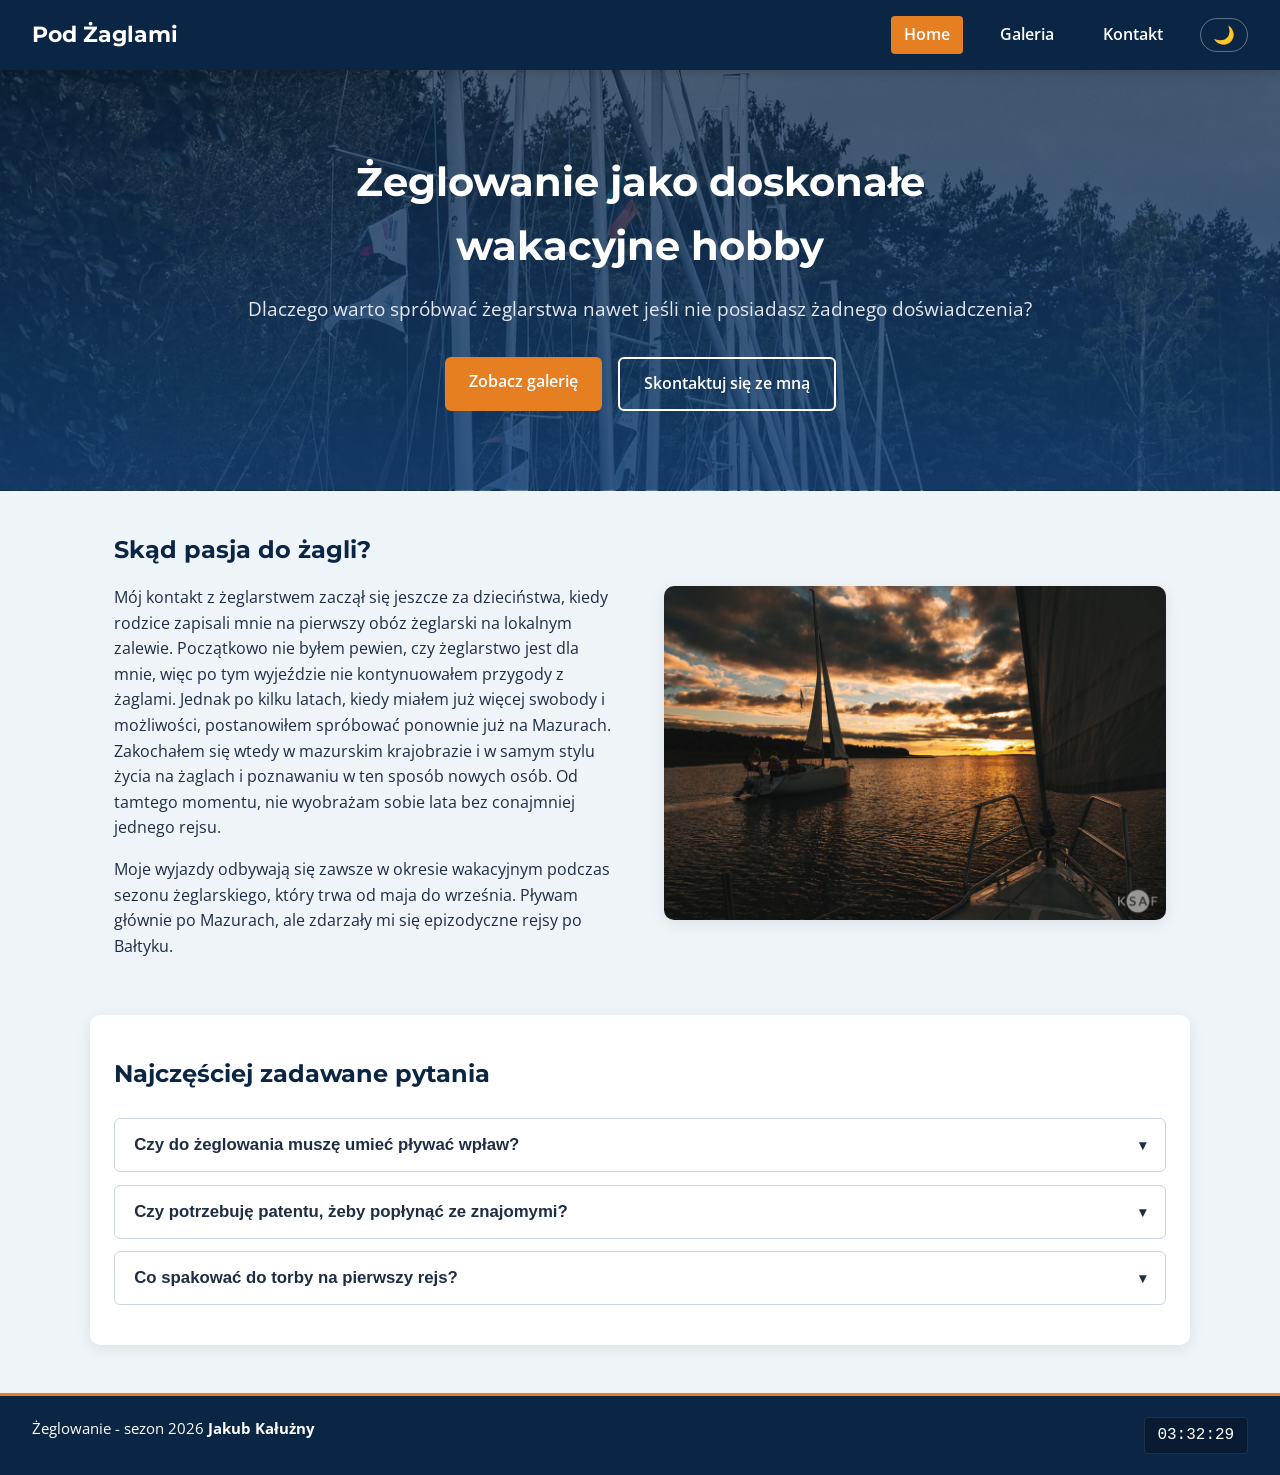
<file: index.html>
<!doctype html>
<html lang="pl">
  <head>
    <meta charset="UTF-8" />
    <meta http-equiv="refresh" content="0; url=projekt-1/" />
    <title>Przekierowanie...</title>
  </head>
  <body>
    <p>
      Przekierowanie do projektu:
      <a href="projekt-1/">Żeglowanie jako hobby (Projekt 1)</a>
    </p>
  </body>
</html>
</file>
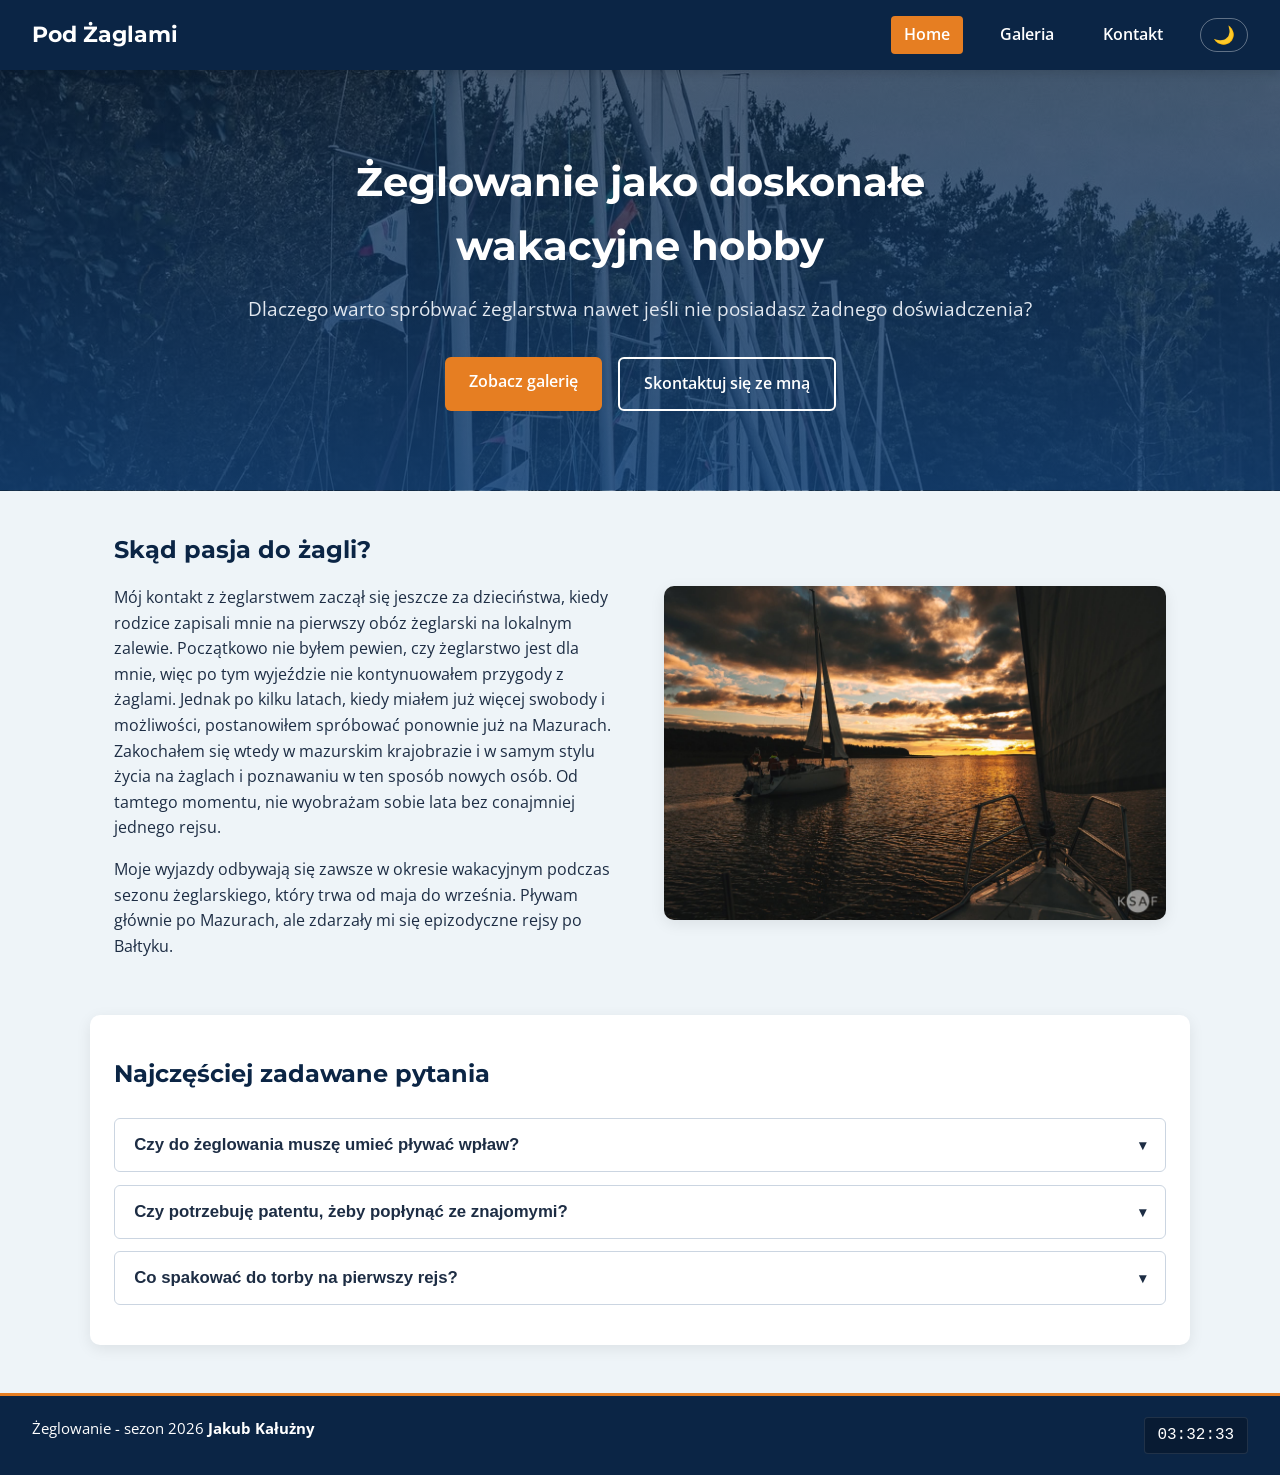
<file: projekt-1/index.html>
<!doctype html>
<html lang="pl">
  <head>
    <meta charset="UTF-8" />
    <meta name="viewport" content="width=device-width, initial-scale=1.0" />
    <title>Żeglowanie jako hobby</title>
    <link rel="preconnect" href="https://fonts.googleapis.com" />
    <link rel="preconnect" href="https://fonts.gstatic.com" crossorigin />
    <link
      href="https://fonts.googleapis.com/css2?family=Montserrat:wght@600;700&family=Open+Sans:wght@400;600&display=swap"
      rel="stylesheet"
    />
    <link rel="stylesheet" href="css/style.css" />
  </head>
  <body>
    <header class="site-header">
      <div class="logo">Pod Żaglami</div>
      <nav class="site-nav">
        <a href="index.html" class="active">Home</a>
        <a href="galeria.html">Galeria</a>
        <a href="kontakt.html">Kontakt</a>
        <button id="theme-toggle" aria-label="Zmień motyw">🌙</button>
      </nav>
    </header>

    <main class="main-content">
      <section class="hero-section">
        <div class="hero-content">
          <h1>Żeglowanie jako doskonałe wakacyjne hobby</h1>
          <p>
            Dlaczego warto spróbwać żeglarstwa nawet jeśli nie posiadasz żadnego
            doświadczenia?
          </p>
          <div class="hero-buttons">
            <a href="galeria.html" class="btn-primary">Zobacz galerię</a>
            <a href="kontakt.html" class="btn">Skontaktuj się ze mną</a>
          </div>
        </div>
      </section>
      <section class="about-section container">
        <div class="about-text">
          <h2>Skąd pasja do żagli?</h2>
          <p>
            Mój kontakt z żeglarstwem zaczął się jeszcze za dzieciństwa, kiedy
            rodzice zapisali mnie na pierwszy obóz żeglarski na lokalnym
            zalewie. Początkowo nie byłem pewien, czy żeglarstwo jest dla mnie,
            więc po tym wyjeździe nie kontynuowałem przygody z żaglami. Jednak
            po kilku latach, kiedy miałem już więcej swobody i możliwości,
            postanowiłem spróbować ponownie już na Mazurach. Zakochałem się
            wtedy w mazurskim krajobrazie i w samym stylu życia na żaglach i
            poznawaniu w ten sposób nowych osób. Od tamtego momentu, nie
            wyobrażam sobie lata bez conajmniej jednego rejsu.
          </p>
          <p>
            Moje wyjazdy odbywają się zawsze w okresie wakacyjnym podczas sezonu
            żeglarskiego, który trwa od maja do września. Pływam głównie po
            Mazurach, ale zdarzały mi się epizodyczne rejsy po Bałtyku.
          </p>
        </div>
        <div class="about-image">
          <img
            src="assets/img/img-azk-wschod.jpg"
            alt="Żaglówka na Mazurach"
            class="rounded-img shadow"
          />
        </div>
      </section>

      <section class="faq-section container">
        <h2>Najczęściej zadawane pytania</h2>
        <div class="faq-list">
          <div class="faq-item">
            <button class="faq-question">
              Czy do żeglowania muszę umieć pływać wpław?
              <span class="faq-icon">▾</span>
            </button>
            <div class="faq-answer">
              <p>
                Jest to przydatna umiejętność, ale nie jest wymagana.
                Zakładając, że sternik i załoga przestrzegają zasad
                bezpieczeństwa, nigdy (naprawdę NIGDY) nie powinno dojść do
                sytuacji, w której ktoś wypadnie za burtę. Ale w razie potrzeby,
                zgodnie z przepisami na każdym jachcie musi znajdować się
                kamizelka ratunkowa dla każdego członka załogi, którą można
                zawsze założyć żeby czuć się bezpieczniej.
              </p>
            </div>
          </div>
          <div class="faq-item">
            <button class="faq-question">
              Czy potrzebuję patentu, żeby popłynąć ze znajomymi?
              <span class="faq-icon">▾</span>
            </button>
            <div class="faq-answer">
              <p>
                Nie! Wystarczy, że uprawnienia posiada sternik prowadzący jacht.
                Reszta załogi uczy się wszystkiego w praktyce podczas rejsu.
              </p>
            </div>
          </div>
          <div class="faq-item">
            <button class="faq-question">
              Co spakować do torby na pierwszy rejs?
              <span class="faq-icon">▾</span>
            </button>
            <div class="faq-answer">
              <p>
                Najważniejsza zasada: pakujemy się w miękki worek żeglarski lub
                plecak (żadnych walizek na kółkach!). Niezbędne są: buty z
                jasną, miękką podeszwą, kurtka przeciwdeszczowa, czapka i krem z
                filtrem UV.
              </p>
            </div>
          </div>
        </div>
      </section>
    </main>

    <footer class="site-footer">
      <p>Żeglowanie - sezon 2026 <strong>Jakub Kałużny</strong></p>
      <div id="live-clock" class="clock-display">Czas rejsowy: --:--:--</div>
    </footer>

    <script src="js/main.js"></script>
  </body>
</html>
</file>
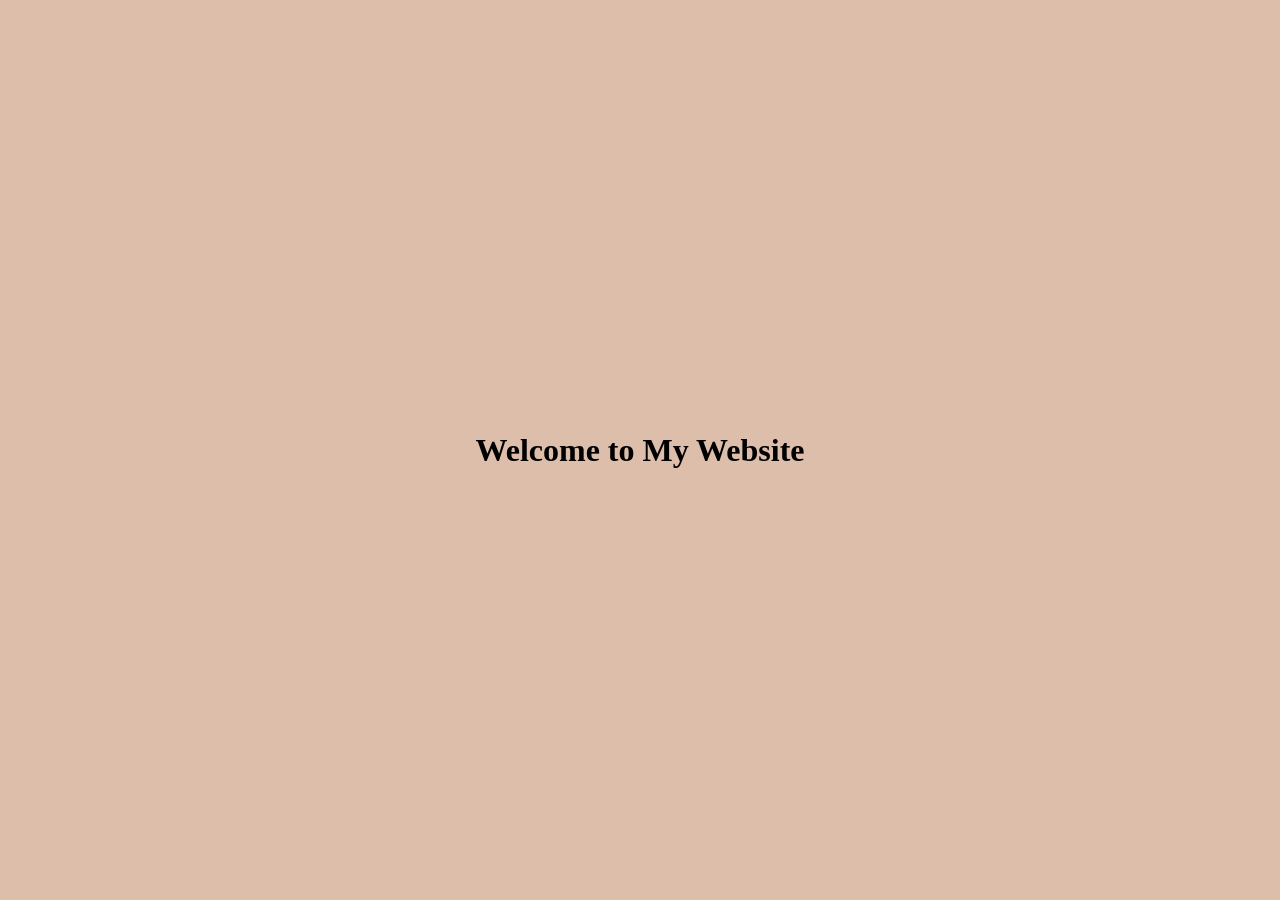
<file: template/index.html>
<!DOCTYPE html>
<html lang="pl">
  <head>
    <meta charset="UTF-8" />
    <meta
      name="viewport"
      content="width=device-width, initial-scale=1.0"
    />
    <title>My Website</title>
    <link
      rel="stylesheet"
      href="./style.css"
    />
  </head>
  <body>
    <main class="main-container">
      <h1>Welcome to My Website</h1>
    </main>
    <script src="index.js"></script>
  </body>
</html>
</file>
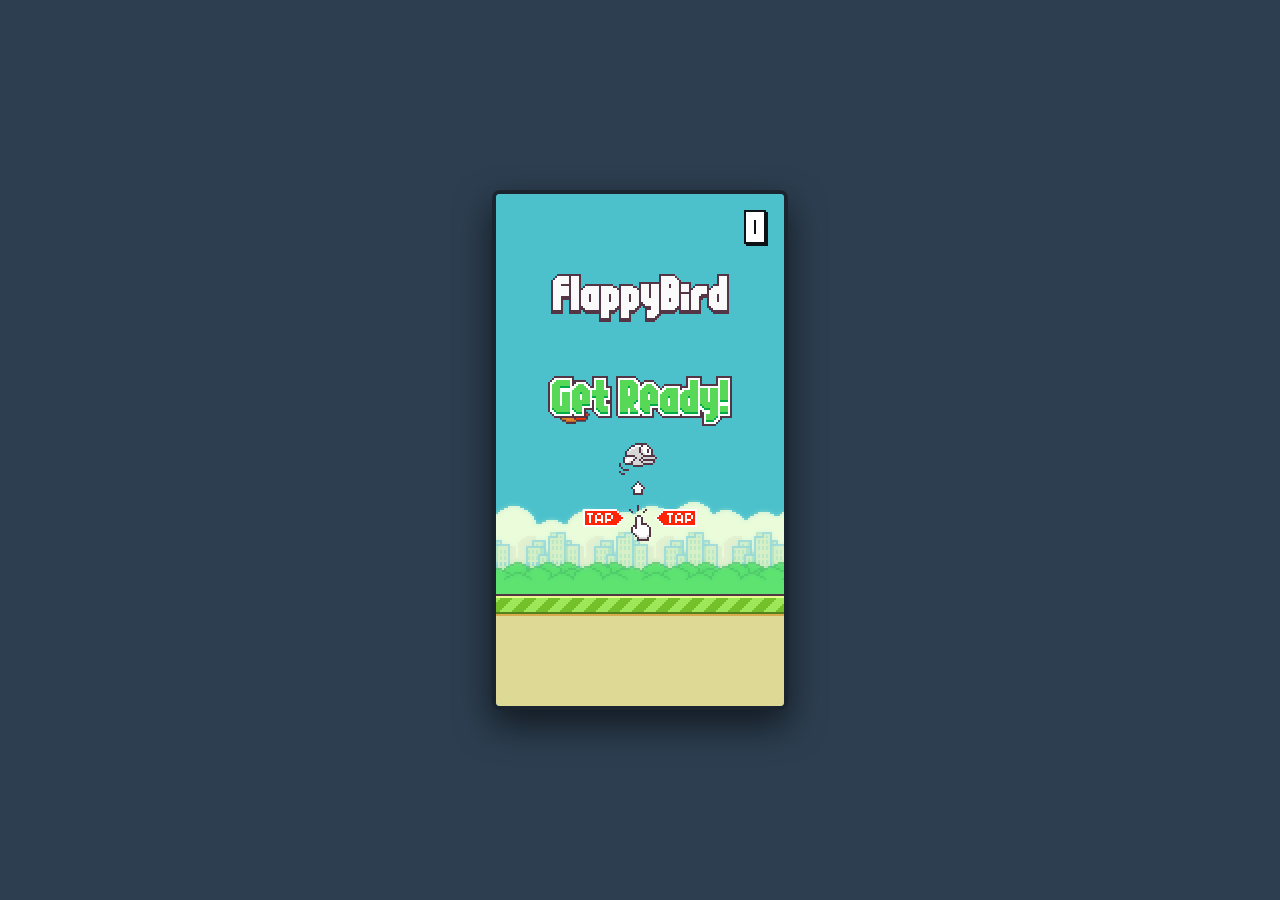
<file: lab3/flappy-bird/index.html>
<!doctype html>
<html lang="pl">
  <head>
    <meta charset="UTF-8" />
    <meta name="viewport" content="width=device-width, initial-scale=1.0" />
    <title>Flappy Bird - Lab 3</title>
    <link rel="stylesheet" href="style.css" />
  </head>
  <body>
    <div class="game-container">
      <canvas id="gameCanvas" width="288" height="512"></canvas>
    </div>
    <script src="game.js"></script>
  </body>
</html>
</file>
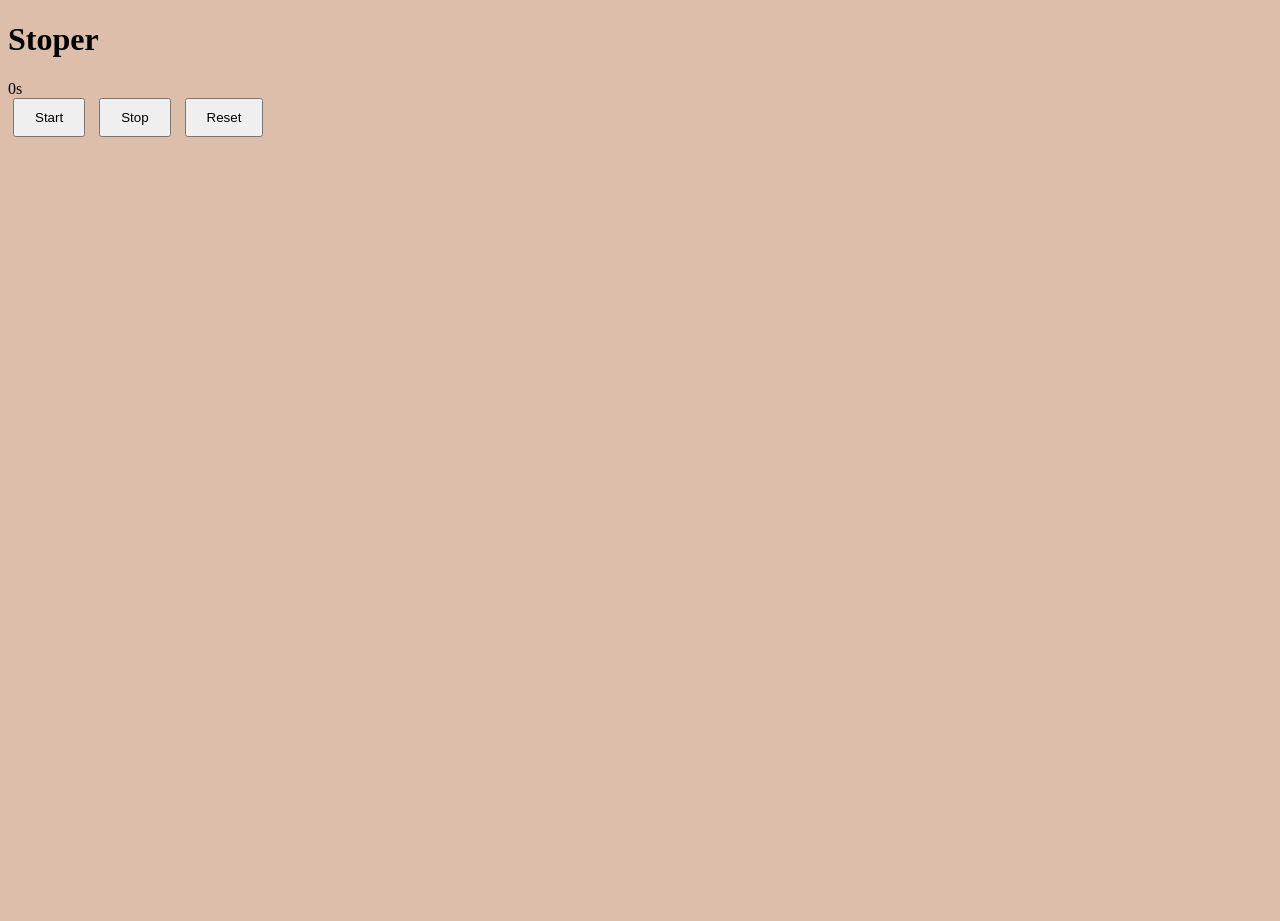
<file: lab3/cwiczenie1.html>
<!doctype html>
<html lang="pl">
  <head>
    <meta charset="UTF-8" />
    <meta name="viewport" content="width=device-width, initial-scale=1.0" />
    <title>Ćwiczenie 1</title>
    <link rel="stylesheet" href="./cw1styl.css" />
  </head>
  <body>
    <main class="main-container">
      <h1>Stoper</h1>
      <div id="display">0s</div>
      <div class="buttons">
        <button id="startButton">Start</button>
        <button id="stopButton">Stop</button>
        <button id="resetButton">Reset</button>
      </div>
    </main>
    <script src="cw1.js"></script>
  </body>
</html>
</file>
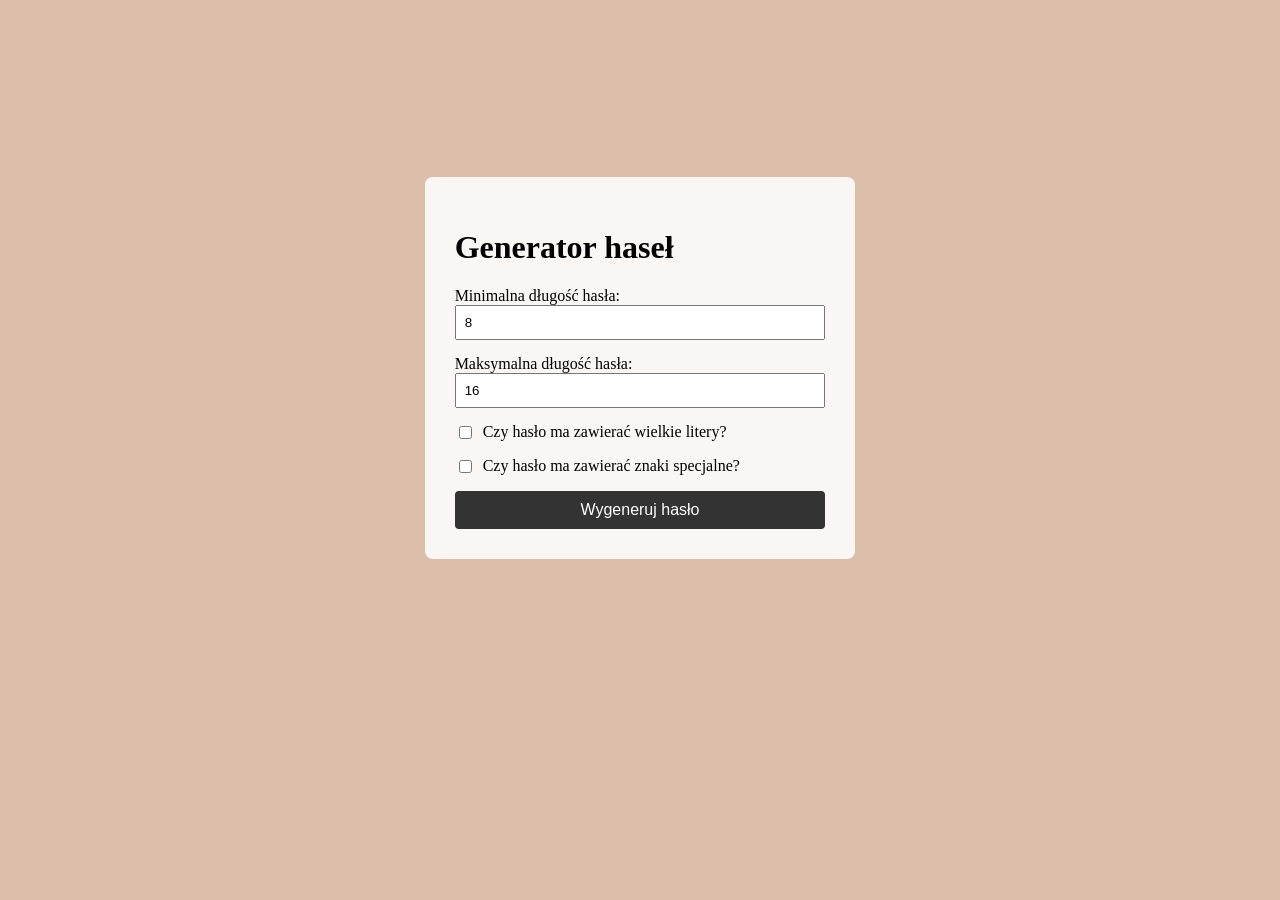
<file: lab3/cwiczenie2.html>
<!doctype html>
<html lang="pl">
  <head>
    <meta charset="UTF-8" />
    <meta name="viewport" content="width=device-width, initial-scale=1.0" />
    <title>Ćwiczenie 2</title>
    <link rel="stylesheet" href="./cw2styl.css" />
  </head>
  <body>
    <main class="container">
      <h1>Generator haseł</h1>
      <div class="form-group">
        <label for="minLength">Minimalna długość hasła:</label>
        <input type="text" id="minLength" value="8" />
      </div>
      <div class="form-group">
        <label for="maxLength">Maksymalna długość hasła:</label>
        <input type="text" id="maxLength" value="16" />
      </div>
      <div class="form-group checkbox-group">
        <label>
          <input type="checkbox" id="includeUpper" />
          Czy hasło ma zawierać wielkie litery?
        </label>
      </div>
      <div class="form-group checkbox-group">
        <label>
          <input type="checkbox" id="includeSpecial" />
          Czy hasło ma zawierać znaki specjalne?
        </label>
      </div>

      <button id="generateButton">Wygeneruj hasło</button>
    </main>

    <script src="cw2.js"></script>
  </body>
</html>
</file>
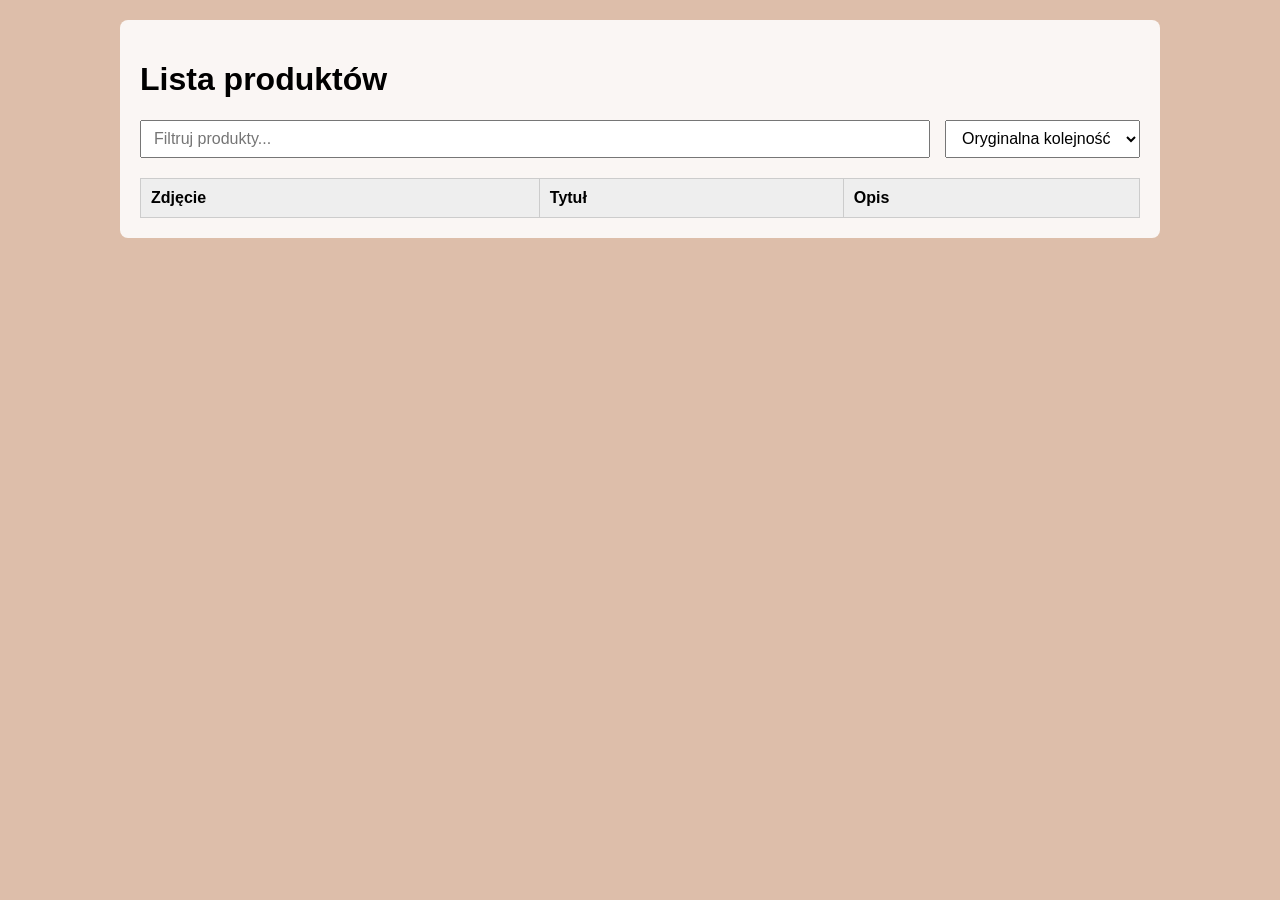
<file: lab3/cwiczenie3.html>
<!doctype html>
<html lang="pl">
  <head>
    <meta charset="UTF-8" />
    <meta name="viewport" content="width=device-width, initial-scale=1.0" />
    <title>Ćwiczenie 3</title>
    <link rel="stylesheet" href="./cw3styl.css" />
  </head>
  <body>
    <main class="container">
      <h1>Lista produktów</h1>

      <div class="controls">
        <input type="text" id="filterInput" placeholder="Filtruj produkty..." />

        <select id="sortSelect">
          <option value="original">Oryginalna kolejność</option>
          <option value="asc">Rosnąco</option>
          <option value="desc">Malejąco</option>
        </select>
      </div>

      <table>
        <thead>
          <tr>
            <th>Zdjęcie</th>
            <th>Tytuł</th>
            <th>Opis</th>
          </tr>
        </thead>
        <tbody id="productsBody"></tbody>
      </table>
    </main>

    <script src="cw3.js"></script>
  </body>
</html>
</file>
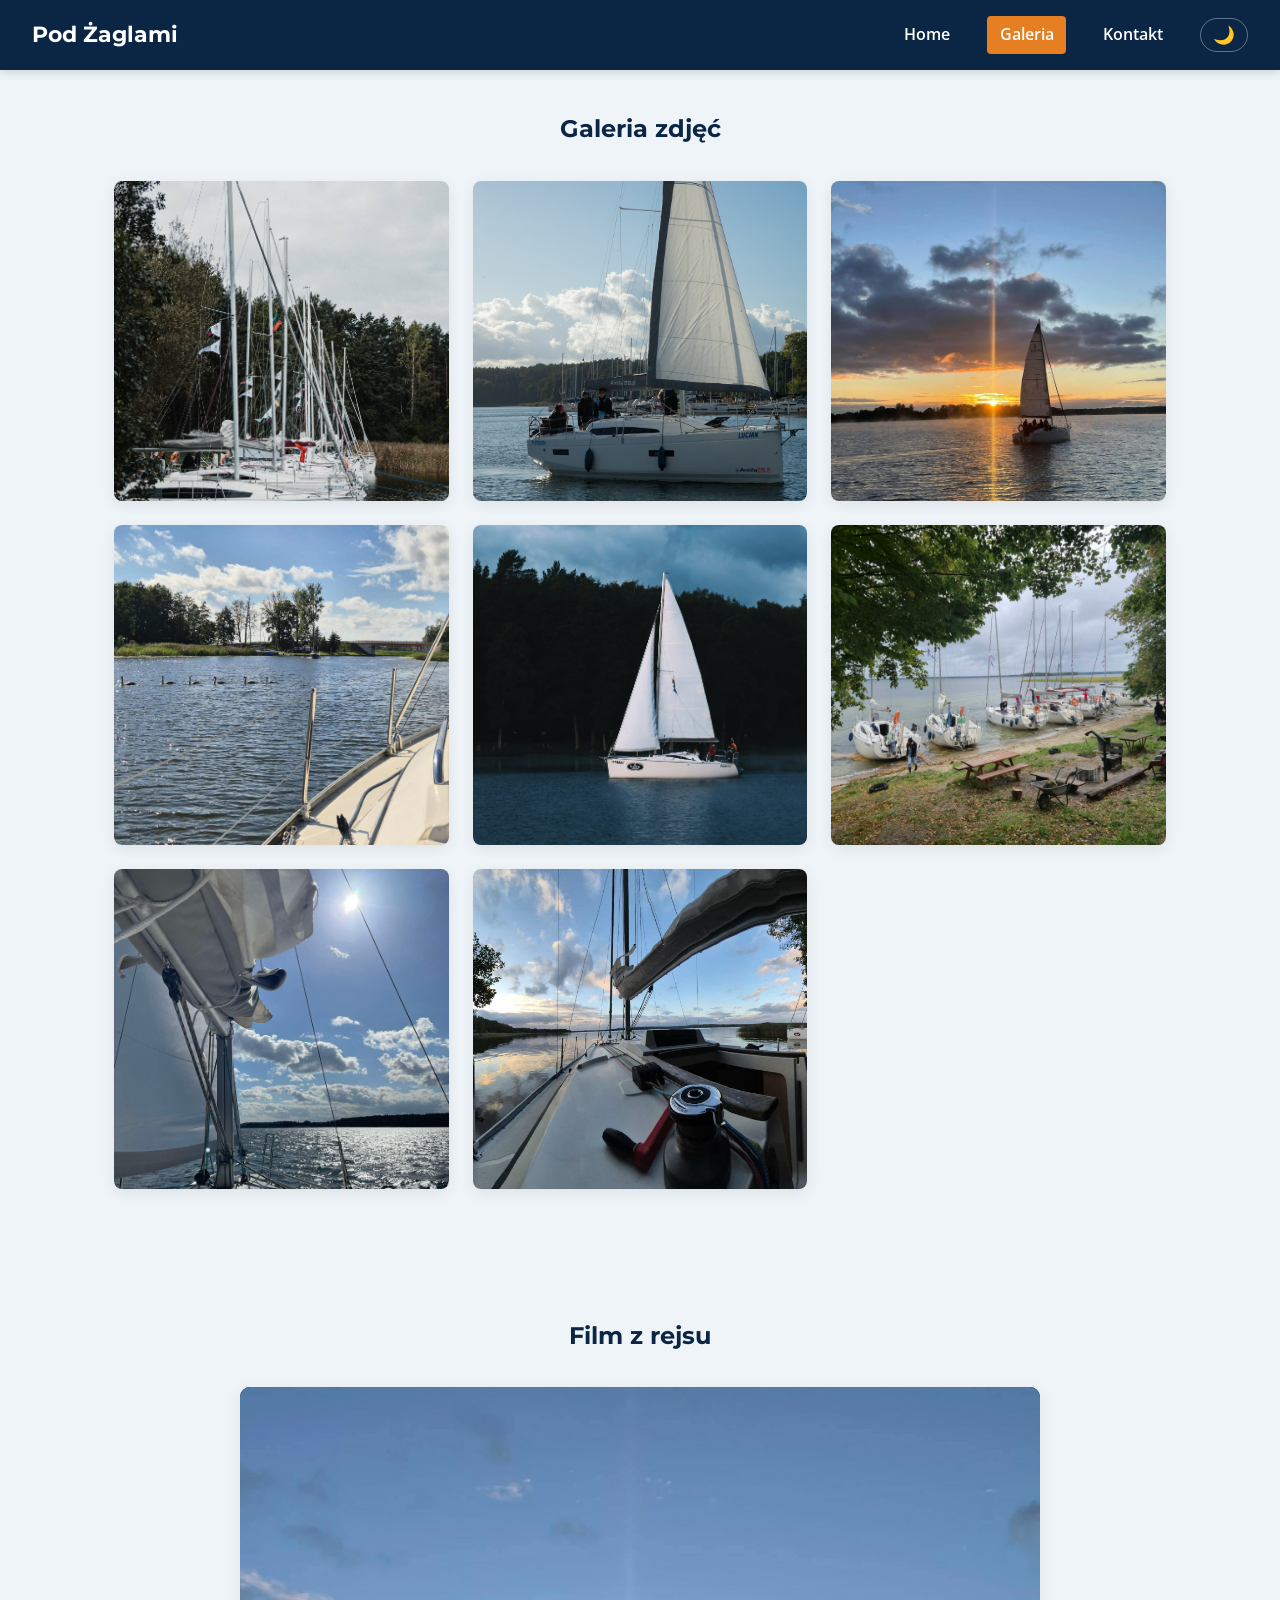
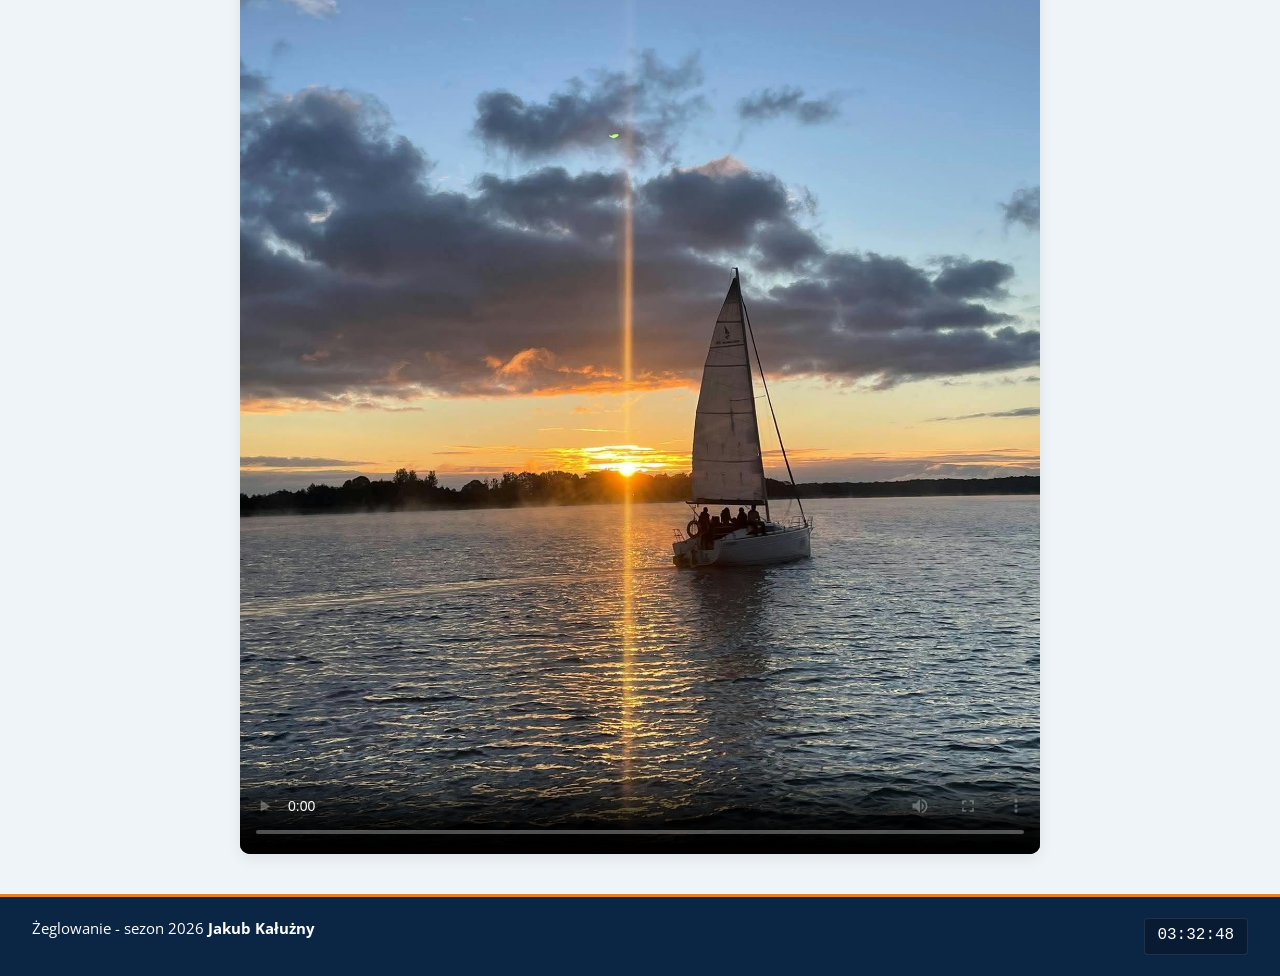
<file: projekt-1/galeria.html>
<!doctype html>
<html lang="pl">
  <head>
    <meta charset="UTF-8" />
    <meta name="viewport" content="width=device-width, initial-scale=1.0" />
    <title>Żeglowanie jako hobby</title>
    <link rel="preconnect" href="https://fonts.googleapis.com" />
    <link rel="preconnect" href="https://fonts.gstatic.com" crossorigin />
    <link
      href="https://fonts.googleapis.com/css2?family=Montserrat:wght@600;700&family=Open+Sans:wght@400;600&display=swap"
      rel="stylesheet"
    />
    <link rel="stylesheet" href="css/style.css" />
  </head>
  <body>
    <header class="site-header">
      <div class="logo">Pod Żaglami</div>
      <nav class="site-nav">
        <a href="index.html">Home</a>
        <a href="galeria.html" class="active">Galeria</a>
        <a href="kontakt.html">Kontakt</a>
        <button id="theme-toggle" aria-label="Zmień motyw">🌙</button>
      </nav>
    </header>

    <main class="main-content">
      <section class="gallery-section container">
        <h1>Galeria zdjęć</h1>
        <div class="gallery-grid">
          <figure class="gallery-item">
            <img
              src="assets/img/img-bean-2025-1.jpg"
              alt="Jacht zacumowane na dziko"
              loading="lazy"
            />
          </figure>
          <figure class="gallery-item">
            <img
              src="assets/img/img-akz1.jpg"
              alt="Załoga na pokładzie jachtu płynącym na samym foku"
              loading="lazy"
            />
          </figure>
          <figure class="gallery-item">
            <img
              src="assets/img/img-akz-wschod2.jpg"
              alt="Wschód słońca nad jeziorem"
              loading="lazy"
            />
          </figure>
          <figure class="gallery-item">
            <img
              src="assets/img/img-bean-2025-2.jpg"
              alt="Widok z pokładu na kaczki"
              loading="lazy"
            />
          </figure>
          <figure class="gallery-item">
            <img
              src="assets/img/img-akz2.jpg"
              alt="Jacht na żaglach"
              loading="lazy"
            />
          </figure>
          <figure class="gallery-item">
            <img
              src="assets/img/img-akz-port.jpg"
              alt="Jachty zacumowane na dziko"
              loading="lazy"
            />
          </figure>
          <figure class="gallery-item">
            <img
              src="assets/img/img-bean-2025-3.jpg"
              alt="Widok na żagiel i maszt"
              loading="lazy"
            />
          </figure>
          <figure class="gallery-item">
            <img
              src="assets/img/img-bean-2025-4.jpg"
              alt="Zdjęcie z dziobu zrobione z kokpitu jachtu"
              loading="lazy"
            />
          </figure>
        </div>
      </section>
      <section class="video-section container">
        <h2>Film z rejsu</h2>
        <div class="video-wrapper">
          <video
            controls
            poster="assets/img/img-akz-wschod2.jpg"
            preload="metadata"
          >
            <source src="assets/video/sailing-video.mp4" type="video/mp4" />
            Błąd: Twoja przeglądarka nie obsługuje odtwarzania wideo.
          </video>
        </div>
      </section>
    </main>

    <footer class="site-footer">
      <p>Żeglowanie - sezon 2026 <strong>Jakub Kałużny</strong></p>
      <div id="live-clock" class="clock-display">Czas rejsowy: --:--:--</div>
    </footer>

    <script src="js/main.js"></script>
  </body>
</html>
</file>
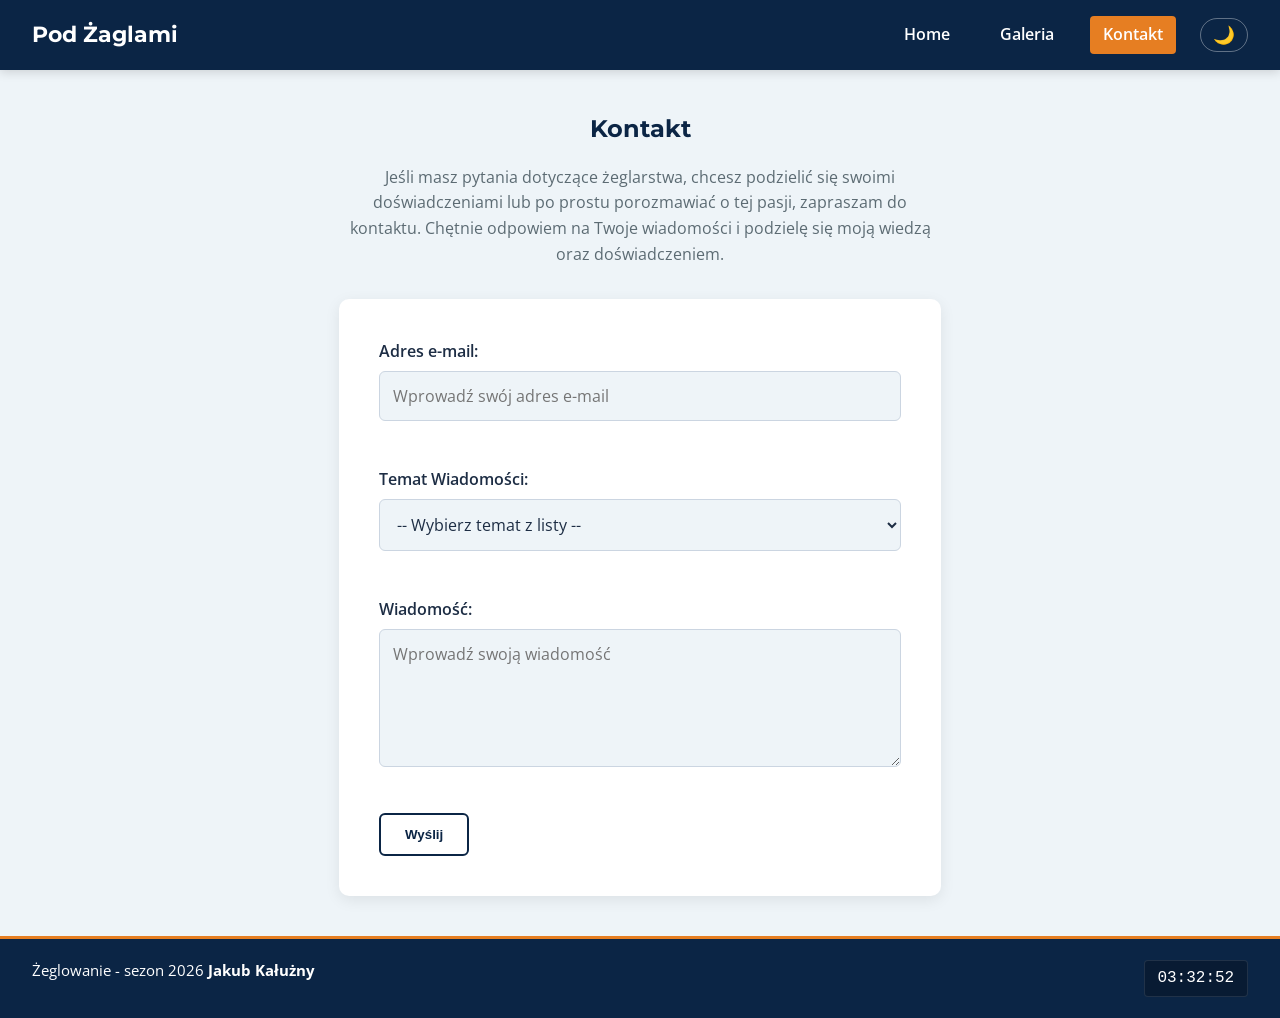
<file: projekt-1/kontakt.html>
<!doctype html>
<html lang="pl">
  <head>
    <meta charset="UTF-8" />
    <meta name="viewport" content="width=device-width, initial-scale=1.0" />
    <title>Żeglowanie jako hobby</title>
    <link rel="preconnect" href="https://fonts.googleapis.com" />
    <link rel="preconnect" href="https://fonts.gstatic.com" crossorigin />
    <link
      href="https://fonts.googleapis.com/css2?family=Montserrat:wght@600;700&family=Open+Sans:wght@400;600&display=swap"
      rel="stylesheet"
    />
    <link rel="stylesheet" href="css/style.css" />
  </head>
  <body>
    <header class="site-header">
      <div class="logo">Pod Żaglami</div>
      <nav class="site-nav">
        <a href="index.html">Home</a>
        <a href="galeria.html">Galeria</a>
        <a href="kontakt.html" class="active">Kontakt</a>
        <button id="theme-toggle" aria-label="Zmień motyw">🌙</button>
      </nav>
    </header>

    <main class="main-content">
      <section class="contact-section container">
        <h2>Kontakt</h2>
        <p>
          Jeśli masz pytania dotyczące żeglarstwa, chcesz podzielić się swoimi
          doświadczeniami lub po prostu porozmawiać o tej pasji, zapraszam do
          kontaktu. Chętnie odpowiem na Twoje wiadomości i podzielę się moją
          wiedzą oraz doświadczeniem.
        </p>
        <form id="contact-form" class="contact-form" novalidate>
          <div class="form-group">
            <label for="email">Adres e-mail:</label>
            <input
              type="text"
              id="email"
              name="email"
              placeholder="Wprowadź swój adres e-mail"
            />
            <span class="error-message" id="email-error"></span>
          </div>
          <div class="form-group">
            <label for="subject">Temat Wiadomości:</label>
            <select id="subject" name="subject">
              <option value="">-- Wybierz temat z listy --</option>
              <option value="rejs">Wspólny rejs i poszukiwanie załogi</option>
              <option value="patent">Pytanie o kursy i patent żeglarski</option>
              <option value="czarter">Polecane trasy i czarter jachtu</option>
              <option value="inne">Inny temat</option>
            </select>
            <span class="error-message" id="subject-error"></span>
          </div>
          <div class="form-group">
            <label for="message">Wiadomość:</label>
            <textarea
              id="message"
              name="message"
              rows="5"
              placeholder="Wprowadź swoją wiadomość"
            ></textarea>
            <span class="error-message" id="message-error"></span>
          </div>
          <div class="form-actions">
            <input type="submit" value="Wyślij" class="btn btn-submit" />
          </div>
          <div id="form-status" class="form-status"></div>
        </form>
      </section>
    </main>

    <footer class="site-footer">
      <p>Żeglowanie - sezon 2026 <strong>Jakub Kałużny</strong></p>
      <div id="live-clock" class="clock-display">Czas rejsowy: --:--:--</div>
    </footer>

    <script src="js/main.js"></script>
  </body>
</html>
</file>
<file: projekt-1/css/style.css>
:root {
  --primary-navy: #0b2545;
  --ocean-blue: #134074;
  --sand-bg: #eef4f8;
  --card-bg: #ffffff;
  --accent-gold: #e67e22;
  --accent-hover: #d35400;
  --text-dark: #1d2d44;
  --text-light: #ffffff;
  --text-muted: #5c6b73;
  --border-color: #cbd5e1;
  --shadow: 0 4px 15px rgba(0, 0, 0, 0.08);
}
body.dark-theme {
  --primary-navy: #05101f;
  --ocean-blue: #0e243a;
  --sand-bg: #0b131e;
  --card-bg: #132235;
  --text-dark: #e2e8f0;
  --text-muted: #94a3b8;
  --border-color: #1e3a5f;
  --shadow: 0 4px 20px rgba(0, 0, 0, 0.4);
}
* {
  margin: 0;
  padding: 0;
  box-sizing: border-box;
}
body {
  min-height: 100vh;
  display: flex;
  flex-direction: column;
  font-family: "Open Sans", sans-serif;
  background-color: var(--sand-bg);
  color: var(--text-dark);
  line-height: 1.6;
  transition:
    background-color 0.3s ease,
    color 0.3s ease;
}
.main-content {
  flex: 1;
}
h1,
h2,
h3 {
  font-family: "Montserrat", sans-serif;
  color: var(--primary-navy);
  margin-bottom: 1rem;
}
p {
  margin-bottom: 1rem;
}
.container {
  max-width: 1100px;
  margin: 0 auto;
  padding: 2.5rem 1.5rem;
}
.site-header {
  background-color: var(--primary-navy);
  color: var(--text-light);
  display: flex;
  justify-content: space-between;
  align-items: center;
  padding: 1rem 2rem;
  box-shadow: 0 2px 10px rgba(0, 0, 0, 0.15);
  position: sticky;
  top: 0;
  z-index: 100;
}
.logo {
  font-family: "Montserrat", sans-serif;
  font-size: 1.4rem;
  font-weight: 700;
  display: flex;
  align-items: center;
  gap: 0.5rem;
}
.site-nav {
  display: flex;
  align-items: center;
  gap: 1.5rem;
}
.site-nav a {
  color: var(--text-light);
  text-decoration: none;
  font-weight: 600;
  padding: 0.4rem 0.8rem;
  border-radius: 4px;
  transition: all 0.25s ease;
}
.site-nav a:hover {
  background-color: rgba(255, 255, 255, 0.15);
  color: var(--accent-gold);
}
.site-nav a.active {
  background-color: var(--accent-gold);
  color: #ffffff;
}

.site-footer {
  background-color: var(--primary-navy);
  color: var(--text-light);
  display: flex;
  justify-content: space-between;
  align-items: center;
  padding: 1.2rem 2rem;
  font-size: 0.95rem;
  border-top: 3px solid var(--accent-gold);
}
.clock-display {
  font-family: monospace;
  font-size: 1rem;
  background-color: rgba(0, 0, 0, 0.25);
  padding: 0.3rem 0.8rem;
  border-radius: 4px;
  border: 1px solid rgba(255, 255, 255, 0.1);
}
.btn,
.btn-primary {
  display: inline-block;
  padding: 0.75rem 1.5rem;
  border-radius: 6px;
  font-weight: 600;
  text-decoration: none;
  cursor: pointer;
  transition: all 0.25s ease;
  border: none;
}
.btn-primary {
  background-color: var(--accent-gold);
  color: #ffffff;
}
.btn-primary:hover {
  background-color: var(--accent-hover);
  transform: translateY(-2px);
}
.btn {
  background-color: transparent;
  color: var(--primary-navy);
  border: 2px solid var(--primary-navy);
}
.btn:hover {
  background-color: var(--primary-navy);
  color: var(--text-light);
}

.hero-section {
  background:
    linear-gradient(rgba(11, 37, 69, 0.7), rgba(19, 64, 116, 0.85)),
    url("../assets/img/img-bean-2025-1.jpg");
  background-size: cover;
  background-position: center;
  color: #ffffff;
  padding: 5rem 1.5rem;
  text-align: center;
}
.hero-content {
  max-width: 800px;
  margin: 0 auto;
}
.hero-section h1 {
  color: #ffffff;
  font-size: 2.5rem;
  margin-bottom: 1rem;
}
.hero-section p {
  font-size: 1.2rem;
  margin-bottom: 2rem;
  color: var(--sand-bg);
}
.hero-buttons {
  display: flex;
  justify-content: center;
  gap: 1rem;
  flex-wrap: wrap;
}
.hero-buttons .btn {
  border-color: #ffffff;
  color: #ffffff;
}
.hero-buttons .btn:hover {
  background-color: #ffffff;
  color: var(--primary-navy);
}
.about-section {
  display: flex;
  align-items: center;
  gap: 3rem;
}
.about-text {
  flex: 1;
}
.about-image {
  flex: 1;
}
.about-image img {
  width: 100%;
  height: auto;
  border-radius: 10px;
  box-shadow: var(--shadow);
  display: block;
}
.faq-section {
  background-color: var(--card-bg);
  border-radius: 10px;
  box-shadow: var(--shadow);
  margin-bottom: 3rem;
}
.faq-list {
  display: flex;
  flex-direction: column;
  gap: 0.8rem;
  margin-top: 1.5rem;
}
.faq-item {
  border: 1px solid var(--border-color);
  border-radius: 6px;
  overflow: hidden;
}
.faq-question {
  width: 100%;
  text-align: left;
  padding: 1rem 1.2rem;
  background-color: transparent;
  border: none;
  font-size: 1.05rem;
  font-weight: 600;
  color: var(--text-dark);
  cursor: pointer;
  display: flex;
  justify-content: space-between;
  align-items: center;
  transition: background-color 0.2s;
}
.faq-question:hover {
  background-color: rgba(0, 0, 0, 0.03);
}
.faq-icon {
  font-size: 0.9rem;
  transition: transform 0.3s ease;
}
.faq-answer {
  max-height: 0;
  overflow: hidden;
  transition:
    max-height 0.35s ease,
    padding 0.35s ease;
  background-color: rgba(0, 0, 0, 0.02);
  padding: 0 1.2rem;
}
.faq-item.open .faq-answer {
  max-height: 300px;
  padding: 1rem 1.2rem;
}
.faq-item.open .faq-icon {
  transform: rotate(180deg);
}
/* Galeria */
.gallery-section h1,
.video-section h2 {
  text-align: center;
  margin-bottom: 2rem;
}
.gallery-grid {
  display: grid;
  grid-template-columns: repeat(auto-fit, minmax(280px, 1fr));
  gap: 1.5rem;
  margin-bottom: 3rem;
}
.gallery-item {
  background-color: var(--card-bg);
  border-radius: 8px;
  overflow: hidden;
  box-shadow: var(--shadow);
  transition:
    transform 0.3s ease,
    box-shadow 0.3s ease;
}
.gallery-item:hover {
  transform: translateY(-5px);
  box-shadow: 0 8px 25px rgba(0, 0, 0, 0.15);
}

.gallery-item img {
  width: 100%;
  height: 320px;
  object-fit: cover;
  display: block;
}
.video-wrapper {
  max-width: 800px;
  margin: 0 auto;
  border-radius: 10px;
  overflow: hidden;
  box-shadow: var(--shadow);
  background-color: #000000;
}
.video-wrapper video {
  width: 100%;
  height: auto;
  display: block;
}

/* Kontakt */
.contact-section {
  max-width: 650px;
}
.contact-section h2 {
  text-align: center;
}
.contact-section p {
  text-align: center;
  margin-bottom: 2rem;
  color: var(--text-muted);
}
.contact-form {
  background-color: var(--card-bg);
  padding: 2.5rem;
  border-radius: 10px;
  box-shadow: var(--shadow);
}
.form-group {
  margin-bottom: 1.5rem;
  display: flex;
  flex-direction: column;
}
.form-group label {
  font-weight: 600;
  margin-bottom: 0.4rem;
  color: var(--text-dark);
}
.form-group input,
.form-group select,
.form-group textarea {
  padding: 0.8rem;
  border: 1px solid var(--border-color);
  border-radius: 6px;
  font-family: inherit;
  font-size: 1rem;
  background-color: var(--sand-bg);
  color: var(--text-dark);
  transition:
    border-color 0.2s,
    box-shadow 0.2s;
}
.form-group input:focus,
.form-group select:focus,
.form-group textarea:focus {
  outline: none;
  border-color: var(--ocean-blue);
  box-shadow: 0 0 0 3px rgba(19, 64, 116, 0.2);
}
.error-message {
  color: #e63946;
  font-size: 0.85rem;
  margin-top: 0.3rem;
  min-height: 1.1rem;
  display: block;
}
.form-status {
  margin-top: 1.5rem;
  padding: 0.8rem;
  border-radius: 6px;
  text-align: center;
  font-weight: 600;
  display: none;
}
.form-status.success {
  display: block;
  background-color: #d4edda;
  color: #155724;
  border: 1px solid #c3e6cb;
}
.form-status.error {
  display: block;
  background-color: #f8d7da;
  color: #721c24;
  border: 1px solid #f5c6cb;
}
/* Responsive Design */
@media (max-width: 768px) {
  .site-header {
    flex-direction: column;
    gap: 1rem;
    padding: 1rem;
    text-align: center;
  }
  .site-nav {
    flex-wrap: wrap;
    justify-content: center;
    gap: 0.6rem;
  }
  .about-section {
    flex-direction: column;
    text-align: center;
    gap: 1.5rem;
  }
  .site-footer {
    flex-direction: column;
    gap: 0.8rem;
    text-align: center;
  }
  .hero-section h1 {
    font-size: 1.8rem;
  }
  .contact-form {
    padding: 1.5rem;
  }
}
/* dark theme */
#theme-toggle {
  background: transparent;
  border: 1px solid rgba(255, 255, 255, 0.35);
  font-size: 1.1rem;
  cursor: pointer;
  padding: 0.35rem 0.75rem;
  border-radius: 20px;
  color: #ffffff;
  display: inline-flex;
  align-items: center;
  justify-content: center;
  transition:
    transform 0.2s ease,
    background-color 0.2s ease,
    border-color 0.2s ease;
}
#theme-toggle:hover {
  transform: scale(1.08);
  background-color: rgba(255, 255, 255, 0.15);
  border-color: var(--accent-gold);
}
.hero-section p {
  color: #e2e8f0 !important;
}

body.dark-theme h1,
body.dark-theme h2,
body.dark-theme h3 {
  color: #ffffff;
}

body.dark-theme .btn {
  color: #ffffff;
  border-color: #ffffff;
}
body.dark-theme .btn:hover {
  background-color: #ffffff;
  color: #0b2545;
}

body.dark-theme .faq-question:hover {
  background-color: rgba(255, 255, 255, 0.05);
}

body.dark-theme select option {
  background-color: var(--card-bg);
  color: var(--text-dark);
}
</file>
<file: template/style.css>
html {
  background-color: #ddbeaa;
  height: 100vh;
}

body {
  height: 100vh;
  margin: 0;
}

.main-container {
  height: 100%;
  display: flex;
  align-items: center;
  justify-content: center;
}
</file>
<file: lab3/flappy-bird/style.css>
* {
  box-sizing: border-box;
  margin: 0;
  padding: 0;
}

body {
  background-color: #2c3e50;
  display: flex;
  justify-content: center;
  align-items: center;
  min-height: 100vh;
  font-family: "Segoe UI", Tahoma, Geneva, Verdana, sans-serif;
  user-select: none;
  overflow: hidden;
}

.game-container {
  box-shadow: 0 15px 35px rgba(0, 0, 0, 0.6);
  border-radius: 8px;
  overflow: hidden;
  border: 4px solid #1a252f;
}

#gameCanvas {
  display: block;
  background-color: #4ec0ca;
  image-rendering: pixelated;
  cursor: pointer;
}
</file>
<file: lab3/cw1styl.css>
html {
  background-color: #ddbeaa;
  height: 100vh;
}

body {
  height: 100vh;
}

.buttons button {
  padding: 10px 20px;
  margin: 0 5px;
  cursor: pointer;
}
</file>
<file: lab3/cw2styl.css>
html {
  background-color: #ddbeaa;
}

body {
  display: flex;
  justify-content: center;
  align-items: center;
  min-height: 80vh;
}

.container {
  background: #ffffffdd;
  padding: 30px;
  border-radius: 8px;
}

.form-group {
  margin-bottom: 15px;
}

.checkbox-group label {
  display: flex;
  align-items: center;
  gap: 8px;
  cursor: pointer;
}

input[type="text"] {
  width: 100%;
  padding: 8px;
  box-sizing: border-box;
}

button {
  width: 100%;
  padding: 10px;
  font-size: 1rem;
  cursor: pointer;
  background-color: #333;
  color: white;
  border: none;
  border-radius: 4px;
}
</file>
<file: lab3/cw3styl.css>
html {
  background-color: #ddbeaa;
  font-family: sans-serif;
}

body {
  margin: 20px;
}

.container {
  max-width: 1000px;
  margin: 0 auto;
  background: #ffffffdd;
  padding: 20px;
  border-radius: 8px;
}

.controls {
  display: flex;
  gap: 15px;
  margin-bottom: 20px;
}

.controls input,
.controls select {
  padding: 8px 12px;
  font-size: 1rem;
}

.controls input {
  flex: 1;
}

table {
  width: 100%;
  border-collapse: collapse;
}

th,
td {
  border: 1px solid #ccc;
  padding: 10px;
  text-align: left;
}

th {
  background-color: #eee;
}

td img {
  width: 70px;
  height: 70px;
  object-fit: cover;
  border-radius: 4px;
  display: block;
}
</file>
